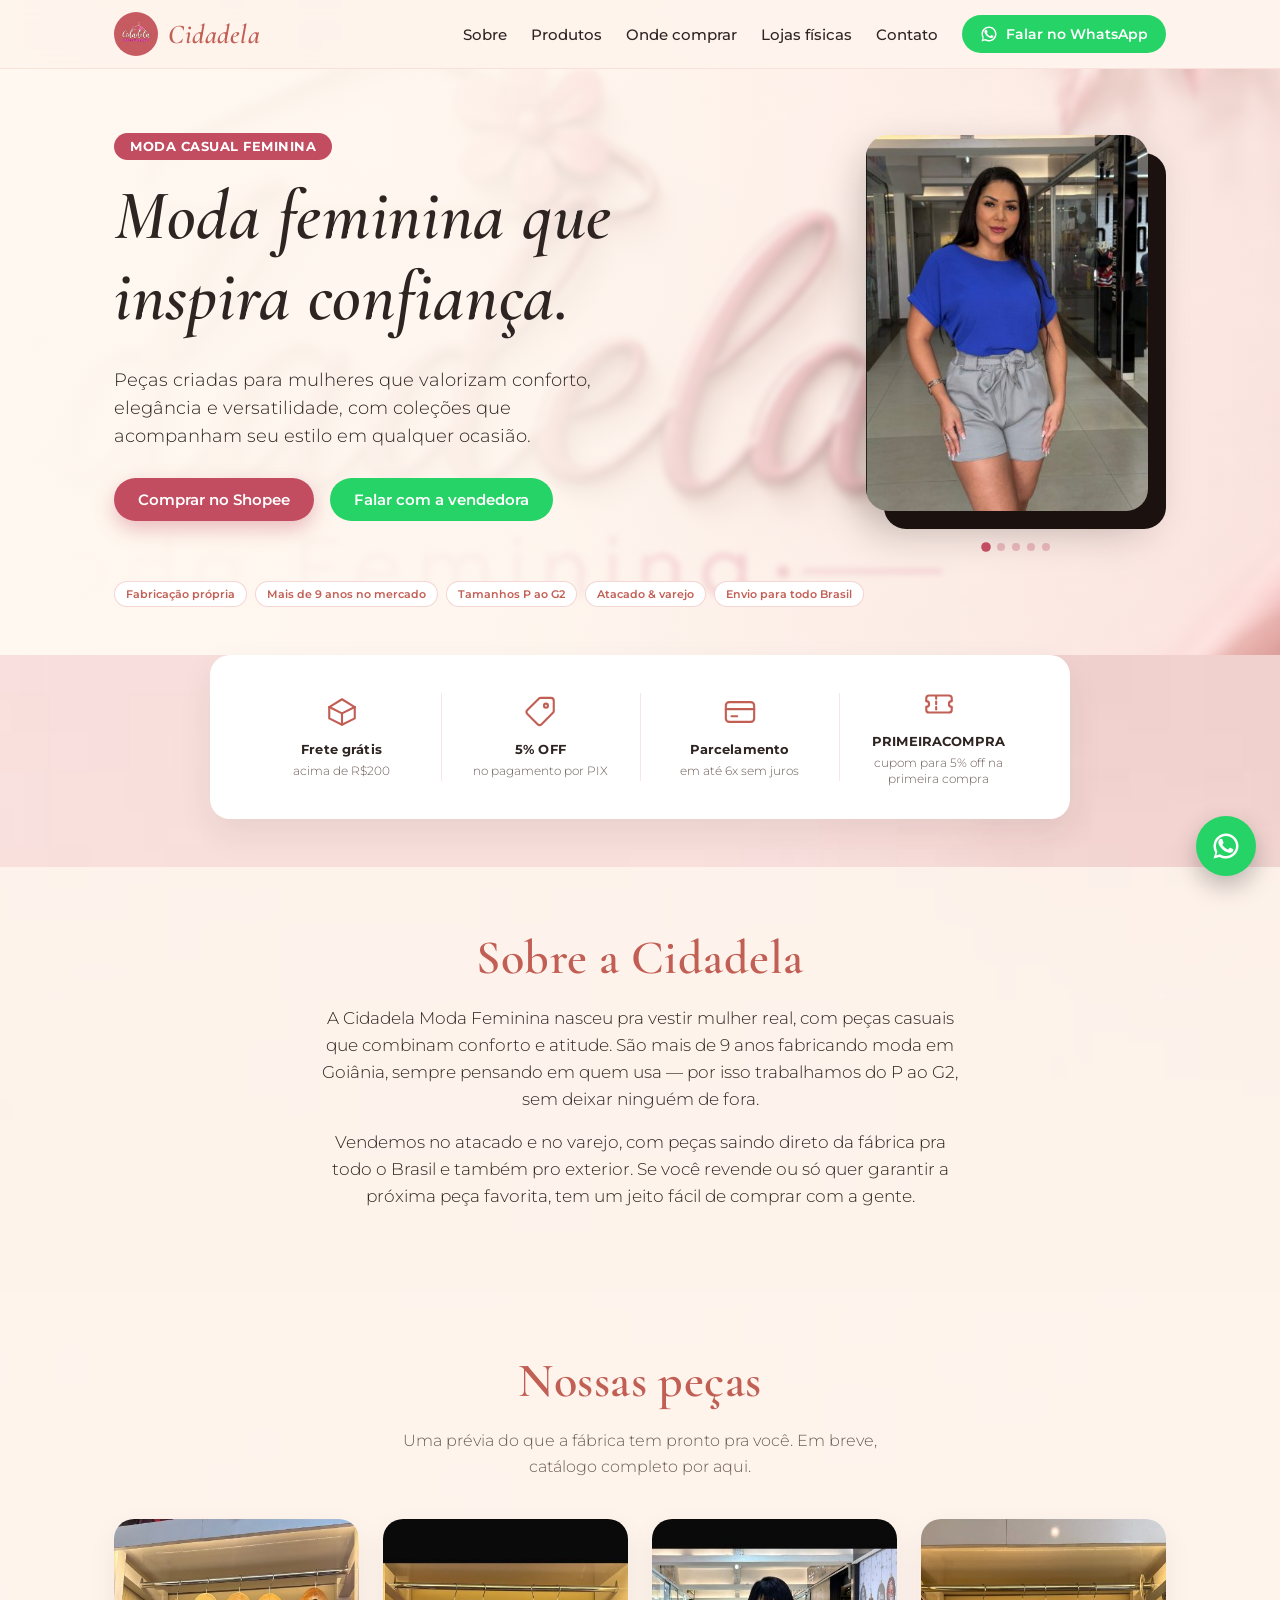
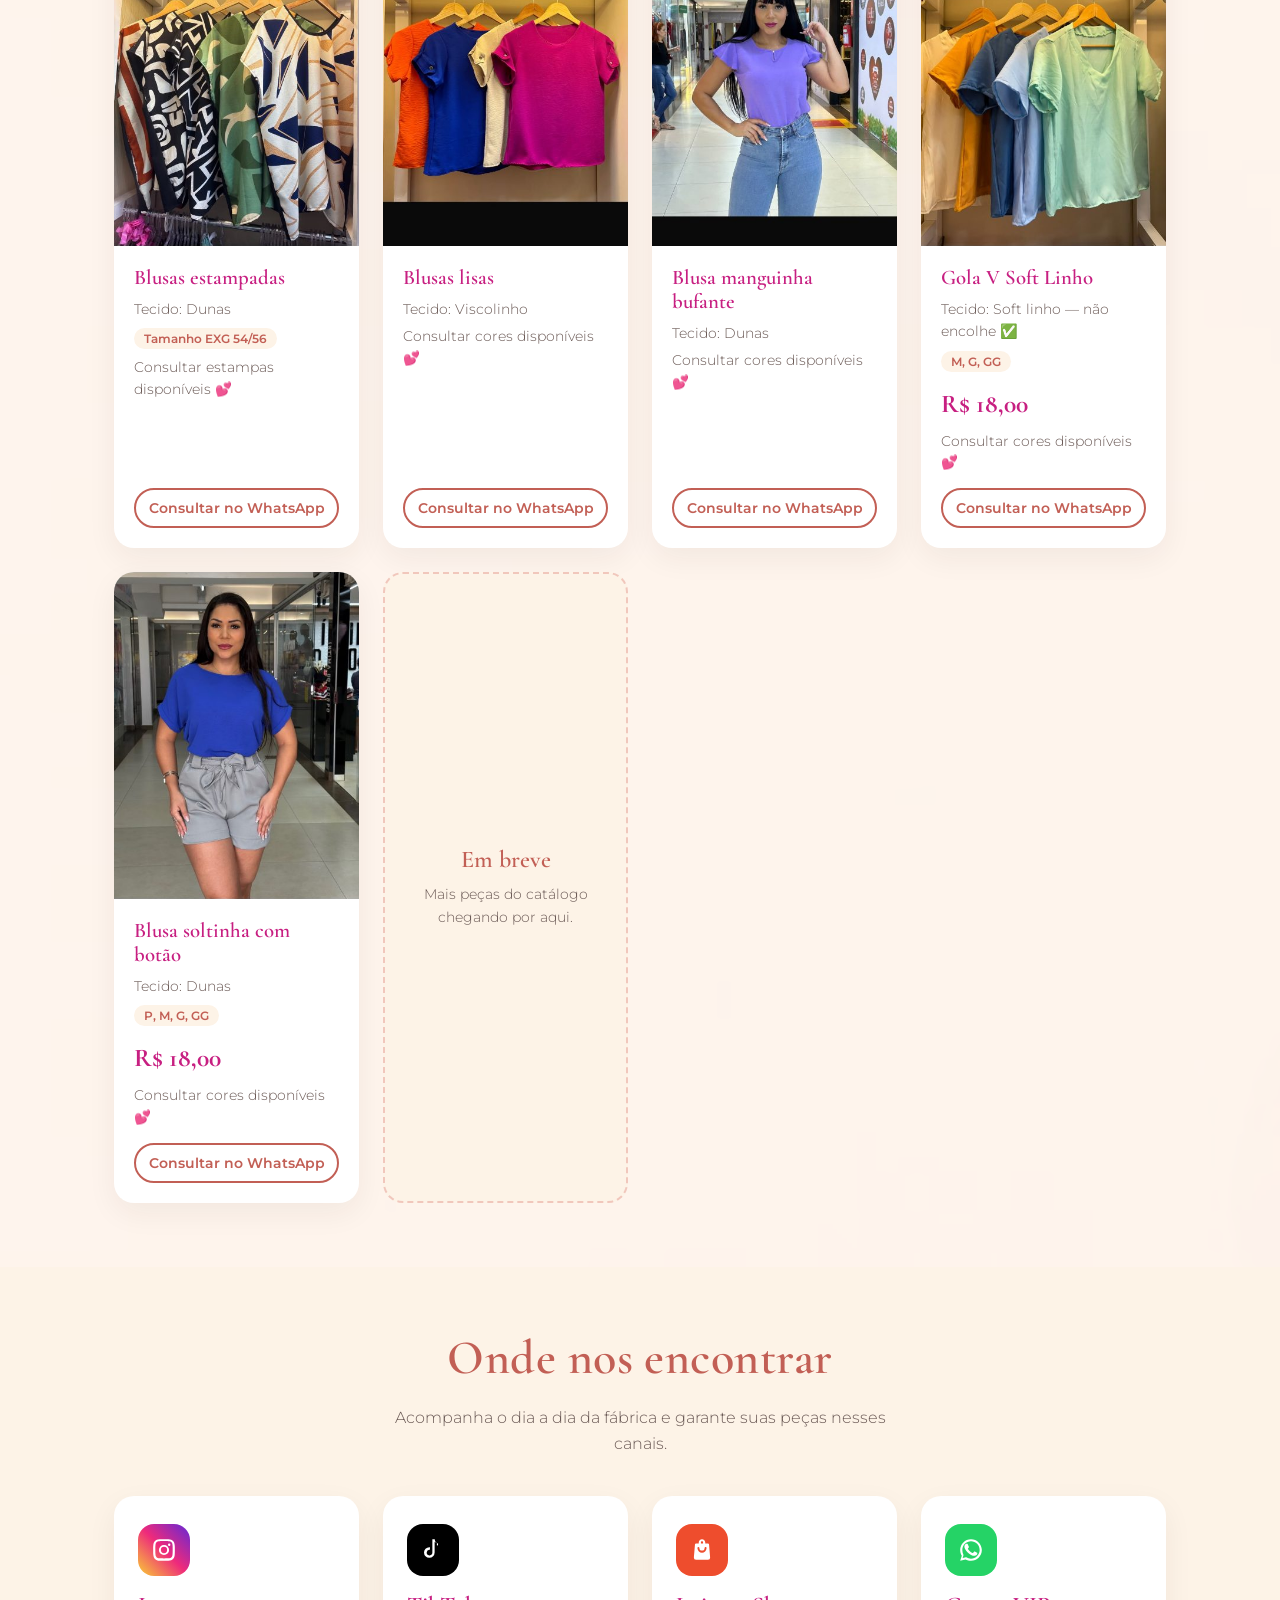
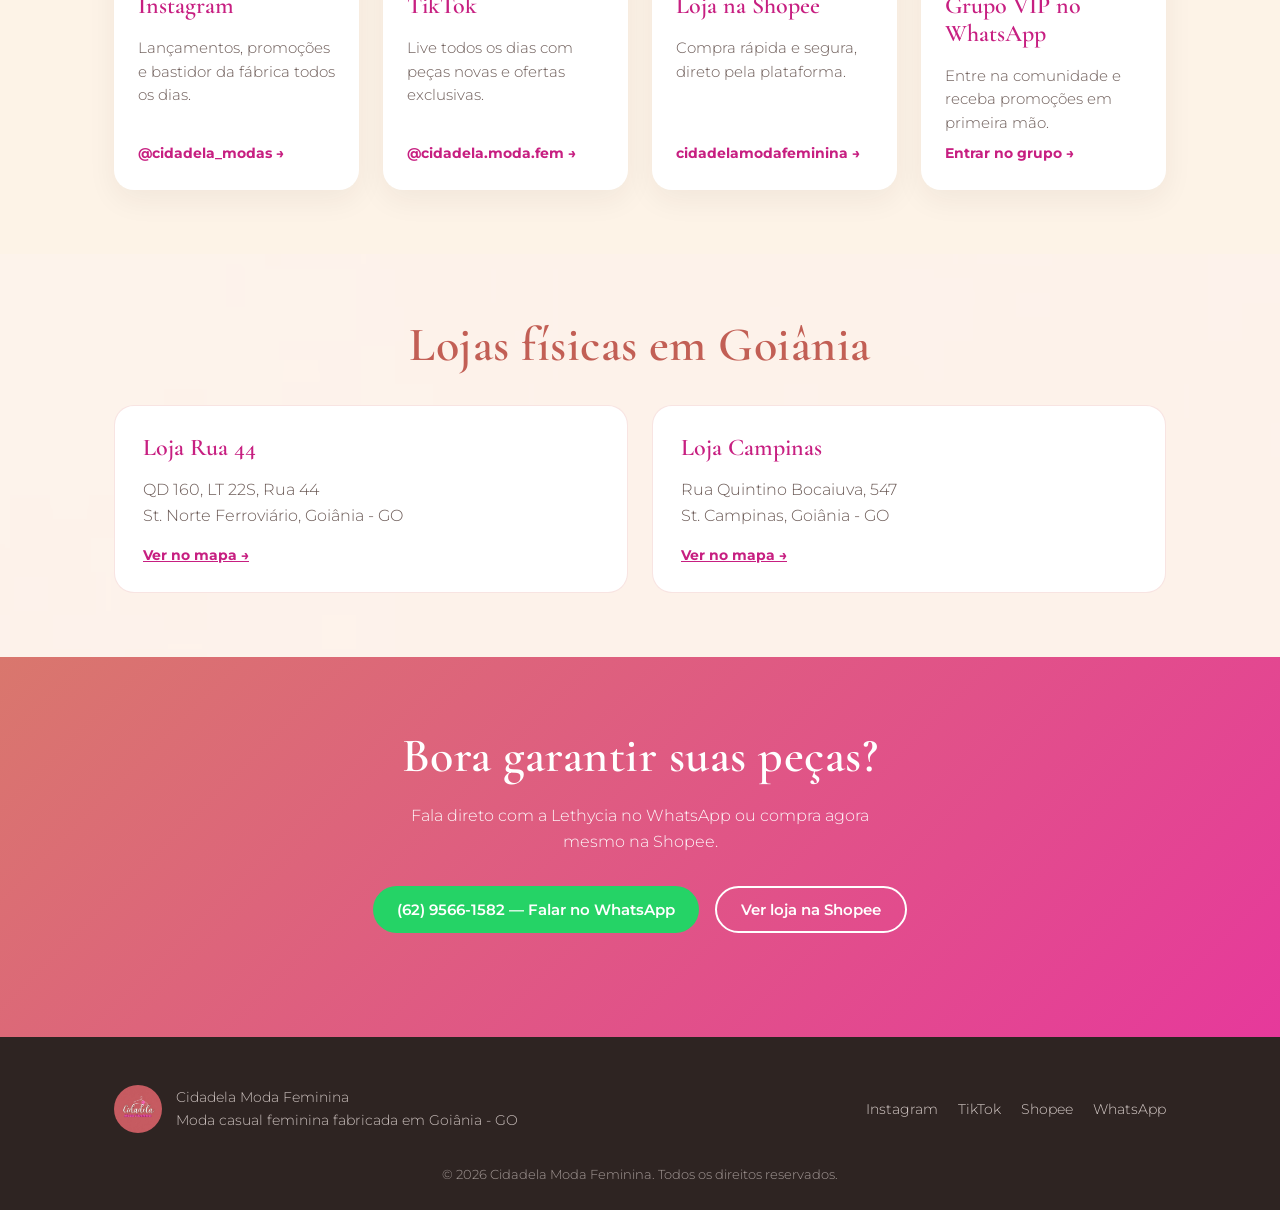
<file: index.html>
<!DOCTYPE html>
<html lang="pt-BR">
<head>
<meta charset="UTF-8">
<meta name="viewport" content="width=device-width, initial-scale=1.0">
<title>Cidadela Moda Feminina | Moda Casual Feminina em Goiânia</title>
<meta name="description" content="Cidadela Moda Feminina — moda casual com mais de 9 anos de fabricação. Tamanhos P ao G2, atacado e varejo, envio para todo o Brasil e exterior. Lojas em Goiânia-GO.">
<link rel="icon" href="assets/logo.jpg">
<link rel="preconnect" href="https://fonts.googleapis.com">
<link rel="preconnect" href="https://fonts.gstatic.com" crossorigin>
<link href="https://fonts.googleapis.com/css2?family=Cormorant+Garamond:ital,wght@0,500;0,600;0,700;1,600&family=Montserrat:wght@300;400;500;600;700&display=swap" rel="stylesheet">
<link rel="stylesheet" href="css/style.css">
</head>
<body>

<header class="site-header">
  <div class="container header-inner">
    <a href="#topo" class="brand">
      <img src="assets/logo.jpg" alt="Cidadela Moda Feminina" class="brand-logo">
      <span class="brand-name">Cidadela</span>
    </a>

    <nav class="nav" id="nav">
      <a href="#sobre">Sobre</a>
      <a href="#produtos">Produtos</a>
      <a href="#onde-comprar">Onde comprar</a>
      <a href="#lojas">Lojas físicas</a>
      <a href="#contato">Contato</a>
    </nav>

    <a class="btn btn-whatsapp header-cta" href="https://wa.me/message/KGD7R2L3TGZCN1" target="_blank" rel="noopener">
      <svg viewBox="0 0 24 24" class="icon"><path d="M17.5 14.4c-.3-.1-1.7-.9-2-1-.3-.1-.5-.1-.7.1-.2.3-.8 1-.9 1.1-.2.2-.3.2-.6.1-.3-.1-1.3-.5-2.4-1.5-.9-.8-1.5-1.8-1.7-2.1-.2-.3 0-.5.1-.6.1-.1.3-.3.4-.5.1-.1.2-.3.3-.4.1-.2 0-.3 0-.5s-.7-1.7-1-2.3c-.2-.6-.5-.5-.7-.5h-.6c-.2 0-.5.1-.8.4-.3.3-1 1-1 2.4s1.1 2.8 1.2 3c.1.2 2.1 3.2 5 4.5.7.3 1.3.5 1.7.6.7.2 1.4.2 1.9.1.6-.1 1.7-.7 2-1.4.2-.7.2-1.2.1-1.4-.1-.1-.3-.2-.6-.3z"/><path d="M12 2C6.5 2 2 6.5 2 12c0 1.9.5 3.7 1.5 5.3L2 22l4.9-1.3C8.4 21.5 10.2 22 12 22c5.5 0 10-4.5 10-10S17.5 2 12 2zm0 18c-1.6 0-3.1-.4-4.4-1.2l-.3-.2-3 .8.8-2.9-.2-.3C4.4 15 4 13.6 4 12c0-4.4 3.6-8 8-8s8 3.6 8 8-3.6 8-8 8z"/></svg>
      Falar no WhatsApp
    </a>

    <button class="nav-toggle" id="navToggle" aria-label="Abrir menu">☰</button>
  </div>
</header>

<main>

  <section class="hero" id="topo">
    <div class="container">
      <div class="hero-inner">
        <div class="hero-text">
          <span class="eyebrow">Moda Casual Feminina</span>
          <h1>Moda feminina que inspira confiança.</h1>
          <p class="hero-sub">
            Peças criadas para mulheres que valorizam conforto, elegância e
            versatilidade, com coleções que acompanham seu estilo em
            qualquer ocasião.
          </p>
          <div class="hero-actions">
            <a class="btn btn-primary" href="https://shopee.com.br/cidadelamodafeminina" target="_blank" rel="noopener">Comprar no Shopee</a>
            <a class="btn btn-whatsapp" href="https://wa.me/message/KGD7R2L3TGZCN1" target="_blank" rel="noopener">Falar com a vendedora</a>
          </div>
        </div>

        <div class="hero-media">
          <div class="hero-carousel" id="heroCarousel">
            <div class="hero-carousel-stack">
              <div class="hero-carousel-frame">
                <img src="assets/carrossel-hero/look-1.jpg" alt="Cliente Cidadela usando blusa regata azul-marinho com short branco" class="hero-carousel-slide active">
                <img src="assets/carrossel-hero/look-2.jpg" alt="Cliente Cidadela usando blusa regata verde com short bege" class="hero-carousel-slide">
                <img src="assets/carrossel-hero/look-3.jpg" alt="Cliente Cidadela usando blusa azul bic com short cinza" class="hero-carousel-slide">
                <img src="assets/carrossel-hero/look-4.jpg" alt="Cliente Cidadela usando blusa azul bic manga curta com short cinza" class="hero-carousel-slide">
                <img src="assets/carrossel-hero/look-5.jpg" alt="Cliente Cidadela usando blusa rosa com short terracota" class="hero-carousel-slide">
              </div>
            </div>
            <div class="hero-carousel-dots">
              <button type="button" class="active" aria-label="Ver look 1"></button>
              <button type="button" aria-label="Ver look 2"></button>
              <button type="button" aria-label="Ver look 3"></button>
              <button type="button" aria-label="Ver look 4"></button>
              <button type="button" aria-label="Ver look 5"></button>
            </div>
          </div>
        </div>
      </div>
      <div class="hero-badges">
        <span>Fabricação própria</span>
        <span>Mais de 9 anos no mercado</span>
        <span>Tamanhos P ao G2</span>
        <span>Atacado &amp; varejo</span>
        <span>Envio para todo Brasil</span>
      </div>
    </div>
  </section>

  <section class="beneficios">
    <div class="container">
      <div class="beneficios-bar">

        <div class="beneficio-item">
          <div class="beneficio-icon">
            <svg viewBox="0 0 24 24" fill="none" stroke="currentColor" stroke-width="1.5" stroke-linecap="round" stroke-linejoin="round"><path d="M21 8.5L12 3 3 8.5"/><path d="M3 8.5v8L12 21l9-4.5v-8"/><path d="M3 8.5L12 13l9-4.5"/><path d="M12 13v8"/></svg>
          </div>
          <h4>Frete grátis</h4>
          <p>acima de R$200</p>
        </div>

        <div class="beneficio-item">
          <div class="beneficio-icon">
            <svg viewBox="0 0 24 24" fill="none" stroke="currentColor" stroke-width="1.5" stroke-linecap="round" stroke-linejoin="round"><path d="M20.6 12.4L12.4 20.6a2 2 0 01-2.8 0l-7.2-7.2a2 2 0 010-2.8l8.2-8.2A2 2 0 0112 2H19a2 2 0 012 2v7a2 2 0 01-.4 1.4z"/><circle cx="15.5" cy="7.5" r="1.4"/></svg>
          </div>
          <h4>5% OFF</h4>
          <p>no pagamento por PIX</p>
        </div>

        <div class="beneficio-item">
          <div class="beneficio-icon">
            <svg viewBox="0 0 24 24" fill="none" stroke="currentColor" stroke-width="1.5" stroke-linecap="round" stroke-linejoin="round"><rect x="2" y="5" width="20" height="14" rx="2.5"/><path d="M2 10h20"/><path d="M6 15h4"/></svg>
          </div>
          <h4>Parcelamento</h4>
          <p>em até 6x sem juros</p>
        </div>

        <div class="beneficio-item">
          <div class="beneficio-icon">
            <svg viewBox="0 0 24 24" fill="none" stroke="currentColor" stroke-width="1.5" stroke-linecap="round" stroke-linejoin="round"><path d="M3 8a2 2 0 012-2h14a2 2 0 012 2v2a2 2 0 000 4v2a2 2 0 01-2 2H5a2 2 0 01-2-2v-2a2 2 0 000-4V8z"/><path d="M10 6.5v11" stroke-dasharray="1.8 2"/></svg>
          </div>
          <h4>PRIMEIRACOMPRA</h4>
          <p>cupom para 5% off na primeira compra</p>
        </div>

      </div>
    </div>
  </section>

  <section class="sobre" id="sobre">
    <div class="container">
      <h2>Sobre a Cidadela</h2>
      <p>
        A Cidadela Moda Feminina nasceu pra vestir mulher real, com peças
        casuais que combinam conforto e atitude. São mais de 9 anos
        fabricando moda em Goiânia, sempre pensando em quem usa —
        por isso trabalhamos do P ao G2, sem deixar ninguém de fora.
      </p>
      <p>
        Vendemos no atacado e no varejo, com peças saindo direto da
        fábrica pra todo o Brasil e também pro exterior. Se você
        revende ou só quer garantir a próxima peça favorita, tem um
        jeito fácil de comprar com a gente.
      </p>
    </div>
  </section>

  <section class="produtos" id="produtos">
    <div class="container">
      <h2>Nossas peças</h2>
      <p class="section-sub">Uma prévia do que a fábrica tem pronto pra você. Em breve, catálogo completo por aqui.</p>

      <div class="produtos-grid">

        <div class="produto-card">
          <div class="produto-img">
            <img src="assets/produtos/produto-1.jpg" alt="Blusas estampadas tecido Dunas, tamanho EXG 54/56">
          </div>
          <div class="produto-info">
            <h3>Blusas estampadas</h3>
            <p class="produto-tecido">Tecido: Dunas</p>
            <span class="produto-tag">Tamanho EXG 54/56</span>
            <p class="produto-obs">Consultar estampas disponíveis 💕</p>
            <a class="btn btn-outline produto-cta" href="https://wa.me/message/KGD7R2L3TGZCN1" target="_blank" rel="noopener">Consultar no WhatsApp</a>
          </div>
        </div>

        <div class="produto-card">
          <div class="produto-img">
            <img src="assets/produtos/produto-2.jpg" alt="Blusas lisas tecido Viscolinho em várias cores">
          </div>
          <div class="produto-info">
            <h3>Blusas lisas</h3>
            <p class="produto-tecido">Tecido: Viscolinho</p>
            <p class="produto-obs">Consultar cores disponíveis 💕</p>
            <a class="btn btn-outline produto-cta" href="https://wa.me/message/KGD7R2L3TGZCN1" target="_blank" rel="noopener">Consultar no WhatsApp</a>
          </div>
        </div>

        <div class="produto-card">
          <div class="produto-img">
            <img src="assets/produtos/produto-3.jpg" alt="Blusa manguinha bufante, tecido Dunas">
          </div>
          <div class="produto-info">
            <h3>Blusa manguinha bufante</h3>
            <p class="produto-tecido">Tecido: Dunas</p>
            <p class="produto-obs">Consultar cores disponíveis 💕</p>
            <a class="btn btn-outline produto-cta" href="https://wa.me/message/KGD7R2L3TGZCN1" target="_blank" rel="noopener">Consultar no WhatsApp</a>
          </div>
        </div>

        <div class="produto-card">
          <div class="produto-img">
            <img src="assets/produtos/produto-4.jpg" alt="Blusa gola V tecido Soft Linho, tamanhos M, G, GG">
          </div>
          <div class="produto-info">
            <h3>Gola V Soft Linho</h3>
            <p class="produto-tecido">Tecido: Soft linho — não encolhe ✅</p>
            <span class="produto-tag">M, G, GG</span>
            <p class="produto-preco">R$ 18,00</p>
            <p class="produto-obs">Consultar cores disponíveis 💕</p>
            <a class="btn btn-outline produto-cta" href="https://wa.me/message/KGD7R2L3TGZCN1" target="_blank" rel="noopener">Consultar no WhatsApp</a>
          </div>
        </div>

        <div class="produto-card">
          <div class="produto-img">
            <img src="assets/produtos/produto-5.jpg" alt="Blusa soltinha manga curta com botão, tamanhos P, M, G, GG">
          </div>
          <div class="produto-info">
            <h3>Blusa soltinha com botão</h3>
            <p class="produto-tecido">Tecido: Dunas</p>
            <span class="produto-tag">P, M, G, GG</span>
            <p class="produto-preco">R$ 18,00</p>
            <p class="produto-obs">Consultar cores disponíveis 💕</p>
            <a class="btn btn-outline produto-cta" href="https://wa.me/message/KGD7R2L3TGZCN1" target="_blank" rel="noopener">Consultar no WhatsApp</a>
          </div>
        </div>

        <div class="produto-card produto-card--em-breve">
          <div class="produto-em-breve-inner">
            <h3>Em breve</h3>
            <p>Mais peças do catálogo chegando por aqui.</p>
          </div>
        </div>

      </div>
    </div>
  </section>

  <section class="onde-comprar" id="onde-comprar">
    <div class="container">
      <h2>Onde nos encontrar</h2>
      <p class="section-sub">Acompanha o dia a dia da fábrica e garante suas peças nesses canais.</p>

      <div class="cards-grid">

        <a class="card" href="https://www.instagram.com/cidadela_modas/" target="_blank" rel="noopener">
          <div class="card-icon ig">
            <svg viewBox="0 0 24 24"><path d="M12 2c2.7 0 3.1 0 4.1.1 1.1 0 1.8.2 2.5.5.7.3 1.2.6 1.7 1.1.5.5.9 1 1.1 1.7.2.6.4 1.4.5 2.5.1 1 .1 1.4.1 4.1s0 3.1-.1 4.1c0 1.1-.2 1.8-.5 2.5-.3.7-.6 1.2-1.1 1.7-.5.5-1 .9-1.7 1.1-.6.2-1.4.4-2.5.5-1 .1-1.4.1-4.1.1s-3.1 0-4.1-.1c-1.1 0-1.8-.2-2.5-.5-.7-.3-1.2-.6-1.7-1.1-.5-.5-.9-1-1.1-1.7-.2-.6-.4-1.4-.5-2.5C2 15.1 2 14.7 2 12s0-3.1.1-4.1c0-1.1.2-1.8.5-2.5.3-.7.6-1.2 1.1-1.7.5-.5 1-.9 1.7-1.1.6-.2 1.4-.4 2.5-.5C8.9 2 9.3 2 12 2zm0 1.8c-2.6 0-2.9 0-4 .1-.9 0-1.4.2-1.8.3-.4.2-.7.4-1.1.7-.3.3-.5.6-.7 1.1-.1.3-.3.9-.3 1.8-.1 1-.1 1.4-.1 4s0 2.9.1 4c0 .9.2 1.4.3 1.8.2.4.4.7.7 1.1.3.3.6.5 1.1.7.3.1.9.3 1.8.3 1 .1 1.4.1 4 .1s2.9 0 4-.1c.9 0 1.4-.2 1.8-.3.4-.2.7-.4 1.1-.7.3-.3.5-.6.7-1.1.1-.3.3-.9.3-1.8.1-1 .1-1.4.1-4s0-2.9-.1-4c0-.9-.2-1.4-.3-1.8-.2-.4-.4-.7-.7-1.1-.3-.3-.6-.5-1.1-.7-.3-.1-.9-.3-1.8-.3-1-.1-1.4-.1-4-.1zm0 3.5a4.7 4.7 0 110 9.4 4.7 4.7 0 010-9.4zm0 1.8a2.9 2.9 0 100 5.8 2.9 2.9 0 000-5.8zm5.9-2a1.1 1.1 0 11-2.2 0 1.1 1.1 0 012.2 0z"/></svg>
          </div>
          <h3>Instagram</h3>
          <p>Lançamentos, promoções e bastidor da fábrica todos os dias.</p>
          <span class="card-link">@cidadela_modas →</span>
        </a>

        <a class="card" href="https://www.tiktok.com/@cidadela.moda.fem" target="_blank" rel="noopener">
          <div class="card-icon tt">
            <svg viewBox="0 0 24 24"><path d="M16.6 5.8a4.3 4.3 0 01-3.1-1.4v9.9a4.9 4.9 0 11-4.9-4.9c.2 0 .4 0 .6.1v2.3a2.6 2.6 0 102.2 2.6V2h2.2a4.3 4.3 0 003 3.9v1.9a6.5 6.5 0 01-1-.1v-1.9z"/></svg>
          </div>
          <h3>TikTok</h3>
          <p>Live todos os dias com peças novas e ofertas exclusivas.</p>
          <span class="card-link">@cidadela.moda.fem →</span>
        </a>

        <a class="card" href="https://shopee.com.br/cidadelamodafeminina" target="_blank" rel="noopener">
          <div class="card-icon shopee">
            <svg viewBox="0 0 24 24"><path d="M12 2c1.7 0 3 1.3 3 3v1h2.5a1 1 0 011 .9l1 12a2 2 0 01-2 2.1H6.5a2 2 0 01-2-2.1l1-12a1 1 0 011-.9H9V5c0-1.7 1.3-3 3-3zm0 2c-.6 0-1 .4-1 1v1h2V5c0-.6-.4-1-1-1zm-3.3 5.3a.9.9 0 00-.9 1c.2 2.4 2 4.2 4.2 4.2s4-1.8 4.2-4.2a.9.9 0 00-1.8-.2 2.4 2.4 0 01-4.8 0 .9.9 0 00-.9-.8z"/></svg>
          </div>
          <h3>Loja na Shopee</h3>
          <p>Compra rápida e segura, direto pela plataforma.</p>
          <span class="card-link">cidadelamodafeminina →</span>
        </a>

        <a class="card" href="https://chat.whatsapp.com/IP3tio9bbQS1uq82kIvzoi" target="_blank" rel="noopener">
          <div class="card-icon wa">
            <svg viewBox="0 0 24 24"><path d="M17.5 14.4c-.3-.1-1.7-.9-2-1-.3-.1-.5-.1-.7.1-.2.3-.8 1-.9 1.1-.2.2-.3.2-.6.1-.3-.1-1.3-.5-2.4-1.5-.9-.8-1.5-1.8-1.7-2.1-.2-.3 0-.5.1-.6.1-.1.3-.3.4-.5.1-.1.2-.3.3-.4.1-.2 0-.3 0-.5s-.7-1.7-1-2.3c-.2-.6-.5-.5-.7-.5h-.6c-.2 0-.5.1-.8.4-.3.3-1 1-1 2.4s1.1 2.8 1.2 3c.1.2 2.1 3.2 5 4.5.7.3 1.3.5 1.7.6.7.2 1.4.2 1.9.1.6-.1 1.7-.7 2-1.4.2-.7.2-1.2.1-1.4-.1-.1-.3-.2-.6-.3z"/><path d="M12 2C6.5 2 2 6.5 2 12c0 1.9.5 3.7 1.5 5.3L2 22l4.9-1.3C8.4 21.5 10.2 22 12 22c5.5 0 10-4.5 10-10S17.5 2 12 2zm0 18c-1.6 0-3.1-.4-4.4-1.2l-.3-.2-3 .8.8-2.9-.2-.3C4.4 15 4 13.6 4 12c0-4.4 3.6-8 8-8s8 3.6 8 8-3.6 8-8 8z"/></svg>
          </div>
          <h3>Grupo VIP no WhatsApp</h3>
          <p>Entre na comunidade e receba promoções em primeira mão.</p>
          <span class="card-link">Entrar no grupo →</span>
        </a>

      </div>
    </div>
  </section>

  <section class="lojas" id="lojas">
    <div class="container">
      <h2>Lojas físicas em Goiânia</h2>
      <div class="lojas-grid">
        <div class="loja-card">
          <h3>Loja Rua 44</h3>
          <p>QD 160, LT 22S, Rua 44<br>St. Norte Ferroviário, Goiânia - GO</p>
          <a href="https://www.google.com/maps/search/?api=1&query=QD+160%2C+LT+22S%2C+Rua+44%2C+St+Norte+Ferroviario%2C+Goiania+GO" target="_blank" rel="noopener" class="card-link">Ver no mapa →</a>
        </div>
        <div class="loja-card">
          <h3>Loja Campinas</h3>
          <p>Rua Quintino Bocaiuva, 547<br>St. Campinas, Goiânia - GO</p>
          <a href="https://www.google.com/maps/search/?api=1&query=Rua+Quintino+Bocaiuva%2C+547%2C+St+Campinas%2C+Goiania+GO" target="_blank" rel="noopener" class="card-link">Ver no mapa →</a>
        </div>
      </div>
    </div>
  </section>

  <section class="cta-final" id="contato">
    <div class="container cta-final-inner">
      <h2>Bora garantir suas peças?</h2>
      <p>Fala direto com a Lethycia no WhatsApp ou compra agora mesmo na Shopee.</p>
      <div class="hero-actions center">
        <a class="btn btn-whatsapp" href="https://wa.me/message/KGD7R2L3TGZCN1" target="_blank" rel="noopener">(62) 9566-1582 — Falar no WhatsApp</a>
        <a class="btn btn-outline-light" href="https://shopee.com.br/cidadelamodafeminina" target="_blank" rel="noopener">Ver loja na Shopee</a>
      </div>
    </div>
  </section>

</main>

<footer class="site-footer">
  <div class="container footer-inner">
    <div class="footer-brand">
      <img src="assets/logo.jpg" alt="Cidadela Moda Feminina" class="footer-logo">
      <p>Cidadela Moda Feminina<br>Moda casual feminina fabricada em Goiânia - GO</p>
    </div>
    <div class="footer-links">
      <a href="https://www.instagram.com/cidadela_modas/" target="_blank" rel="noopener">Instagram</a>
      <a href="https://www.tiktok.com/@cidadela.moda.fem" target="_blank" rel="noopener">TikTok</a>
      <a href="https://shopee.com.br/cidadelamodafeminina" target="_blank" rel="noopener">Shopee</a>
      <a href="https://wa.me/message/KGD7R2L3TGZCN1" target="_blank" rel="noopener">WhatsApp</a>
    </div>
  </div>
  <p class="footer-copy">© <span id="year"></span> Cidadela Moda Feminina. Todos os direitos reservados.</p>
</footer>

<a class="whatsapp-float" href="https://wa.me/message/KGD7R2L3TGZCN1" target="_blank" rel="noopener" aria-label="Falar no WhatsApp">
  <svg viewBox="0 0 24 24"><path d="M17.5 14.4c-.3-.1-1.7-.9-2-1-.3-.1-.5-.1-.7.1-.2.3-.8 1-.9 1.1-.2.2-.3.2-.6.1-.3-.1-1.3-.5-2.4-1.5-.9-.8-1.5-1.8-1.7-2.1-.2-.3 0-.5.1-.6.1-.1.3-.3.4-.5.1-.1.2-.3.3-.4.1-.2 0-.3 0-.5s-.7-1.7-1-2.3c-.2-.6-.5-.5-.7-.5h-.6c-.2 0-.5.1-.8.4-.3.3-1 1-1 2.4s1.1 2.8 1.2 3c.1.2 2.1 3.2 5 4.5.7.3 1.3.5 1.7.6.7.2 1.4.2 1.9.1.6-.1 1.7-.7 2-1.4.2-.7.2-1.2.1-1.4-.1-.1-.3-.2-.6-.3z"/><path d="M12 2C6.5 2 2 6.5 2 12c0 1.9.5 3.7 1.5 5.3L2 22l4.9-1.3C8.4 21.5 10.2 22 12 22c5.5 0 10-4.5 10-10S17.5 2 12 2zm0 18c-1.6 0-3.1-.4-4.4-1.2l-.3-.2-3 .8.8-2.9-.2-.3C4.4 15 4 13.6 4 12c0-4.4 3.6-8 8-8s8 3.6 8 8-3.6 8-8 8z"/></svg>
</a>

<script src="js/script.js"></script>
</body>
</html>
</file>
<file: css/style.css>
:root {
  --coral: #D9776D;
  --coral-dark: #C25F55;
  --magenta: #E6399B;
  --magenta-dark: #C71F81;
  --rose: #C24C60;
  --rose-dark: #A83C4E;
  --cream: #FFF8F0;
  --cream-deep: #FDF3E7;
  --ink: #2E2422;
  --shadow: rgba(217, 119, 109, 0.25);
}

* { box-sizing: border-box; }

html { scroll-behavior: smooth; }

body {
  margin: 0;
  font-family: 'Montserrat', sans-serif;
  font-weight: 300;
  color: var(--ink);
  background: var(--cream) url('../assets/fundo.jpg') no-repeat center top scroll;
  background-size: cover;
  overflow-x: hidden;
}

h1, h2, h3 {
  font-family: 'Cormorant Garamond', serif;
  font-weight: 600;
  letter-spacing: .01em;
  margin: 0 0 .4em;
  line-height: 1.15;
}

h1 { font-size: clamp(2.8rem, 5.5vw, 4.4rem); font-style: italic; font-weight: 600; }
h2 { font-size: clamp(2.2rem, 4vw, 3rem); color: var(--coral-dark); }
h3 { font-size: 1.5rem; font-weight: 600; color: var(--magenta-dark); letter-spacing: 0; }

p { line-height: 1.6; }

.container {
  max-width: 1100px;
  margin: 0 auto;
  padding: 0 24px;
}

/* Header */
.site-header {
  position: sticky;
  top: 0;
  z-index: 50;
  background: rgba(255, 248, 240, 0.9);
  backdrop-filter: blur(8px);
  border-bottom: 1px solid rgba(217, 119, 109, 0.15);
}

.header-inner {
  display: flex;
  align-items: center;
  gap: 24px;
  padding: 12px 24px;
}

.brand {
  display: flex;
  align-items: center;
  gap: 10px;
  text-decoration: none;
  color: var(--ink);
  margin-right: auto;
}

.brand-logo {
  width: 44px;
  height: 44px;
  border-radius: 50%;
  object-fit: cover;
}

.brand-name {
  font-family: 'Cormorant Garamond', serif;
  font-style: italic;
  font-weight: 600;
  font-size: 1.7rem;
  letter-spacing: .02em;
  color: var(--coral-dark);
}

.nav {
  display: flex;
  gap: 24px;
}

.nav a {
  text-decoration: none;
  color: var(--ink);
  font-weight: 500;
  font-size: .95rem;
}

.nav a:hover { color: var(--magenta); }

.nav-toggle {
  display: none;
  background: none;
  border: none;
  font-size: 1.4rem;
  cursor: pointer;
  color: var(--coral-dark);
}

/* Buttons */
.btn {
  display: inline-flex;
  align-items: center;
  gap: 8px;
  padding: 12px 24px;
  border-radius: 999px;
  text-decoration: none;
  font-weight: 600;
  font-size: .95rem;
  transition: transform .15s ease, box-shadow .15s ease;
  white-space: nowrap;
}

.btn:hover { transform: translateY(-2px); }

.btn .icon { width: 18px; height: 18px; fill: currentColor; }

.btn-primary {
  background: var(--rose);
  color: #fff;
  box-shadow: 0 8px 20px rgba(194, 76, 96, .35);
}

.btn-outline {
  background: transparent;
  border: 2px solid var(--coral-dark);
  color: var(--coral-dark);
}

.btn-outline-light {
  background: transparent;
  border: 2px solid #fff;
  color: #fff;
}

.btn-whatsapp {
  background: #25D366;
  color: #fff;
}

.header-cta { padding: 10px 18px; font-size: .85rem; }

/* Hero */
.hero {
  position: relative;
  padding: 64px 0 48px;
  overflow: hidden;
  isolation: isolate;
}

.hero::before {
  content: '';
  position: absolute;
  inset: -20px;
  z-index: -2;
  background-image: url('../assets/hero-banner.jpg');
  background-position: right center;
  background-size: 145%;
  background-repeat: no-repeat;
  filter: blur(3px);
}

.hero::after {
  content: '';
  position: absolute;
  inset: 0;
  z-index: -1;
  background: linear-gradient(90deg, var(--cream) 0%, rgba(255, 248, 240, .94) 40%, rgba(255, 248, 240, .68) 65%, rgba(255, 248, 240, .42) 100%);
}

.hero-inner {
  display: flex;
  align-items: center;
  gap: 48px;
  flex-wrap: wrap;
}

.hero-text { flex: 1 1 420px; max-width: 560px; }

.hero-media {
  flex: 0 1 300px;
  display: flex;
  justify-content: center;
  margin-left: auto;
}

.hero-carousel {
  width: min(300px, 78vw);
}

.hero-carousel-stack {
  position: relative;
  padding: 0 18px 18px 0;
}

.hero-carousel-stack::before {
  content: '';
  position: absolute;
  top: 18px;
  right: 0;
  bottom: 0;
  left: 18px;
  background: #1c1210;
  border-radius: 22px;
}

.hero-carousel-frame {
  position: relative;
  aspect-ratio: 3 / 4;
  border-radius: 22px;
  overflow: hidden;
  box-shadow: 0 18px 40px rgba(28, 18, 16, .28);
}

.hero-carousel-slide {
  position: absolute;
  inset: 0;
  width: 100%;
  height: 100%;
  object-fit: cover;
  opacity: 0;
  transition: opacity .8s ease;
}

.hero-carousel-slide.active { opacity: 1; }

.hero-carousel-dots {
  display: flex;
  gap: 7px;
  justify-content: center;
  margin-top: 14px;
}

.hero-carousel-dots button {
  width: 8px;
  height: 8px;
  padding: 0;
  border: none;
  border-radius: 50%;
  background: rgba(194, 76, 96, .3);
  cursor: pointer;
  transition: background .2s ease, transform .2s ease;
}

.hero-carousel-dots button.active {
  background: var(--rose);
  transform: scale(1.2);
}

.eyebrow {
  display: inline-block;
  background: var(--rose);
  color: #fff;
  padding: 6px 16px;
  border-radius: 999px;
  font-size: .8rem;
  font-weight: 700;
  letter-spacing: .04em;
  text-transform: uppercase;
  margin-bottom: 16px;
}

.hero-sub {
  font-size: 1.1rem;
  max-width: 480px;
  margin-bottom: 28px;
}

.hero-actions {
  display: flex;
  gap: 16px;
  flex-wrap: wrap;
  margin-bottom: 32px;
}

.hero-actions.center { justify-content: center; }

.hero-badges {
  display: flex;
  gap: 8px;
  flex-wrap: wrap;
  margin-top: 28px;
}

.hero-badges span {
  background: #fff;
  border: 1px solid rgba(217,119,109,.3);
  padding: 5px 11px;
  border-radius: 999px;
  font-size: .7rem;
  color: var(--coral-dark);
  font-weight: 600;
  white-space: nowrap;
}


/* Benefícios */
.beneficios {
  padding: 0 0 48px;
  position: relative;
  z-index: 1;
}

.beneficios-bar {
  background: #fff;
  border-radius: 20px;
  box-shadow: 0 14px 34px rgba(46, 36, 34, .08);
  display: grid;
  grid-template-columns: repeat(4, 1fr);
  align-items: center;
  padding: 32px;
  max-width: 860px;
  margin: 0 auto;
}

.beneficio-item {
  display: flex;
  flex-direction: column;
  align-items: center;
  justify-content: center;
  text-align: center;
  gap: 6px;
  padding: 0 16px;
  height: 100%;
  position: relative;
}

.beneficio-item + .beneficio-item::before {
  content: '';
  position: absolute;
  left: 0;
  top: 6px;
  bottom: 6px;
  width: 1px;
  background: rgba(217, 119, 109, .18);
}

.beneficio-icon {
  width: 34px;
  height: 34px;
  color: var(--coral-dark);
  margin-bottom: 6px;
}

.beneficio-icon svg { width: 100%; height: 100%; }

.beneficio-item h4 {
  font-family: 'Montserrat', sans-serif;
  font-size: .82rem;
  font-weight: 700;
  color: var(--ink);
  margin: 0;
  letter-spacing: .01em;
}

.beneficio-item p {
  font-size: .76rem;
  color: #6b5a56;
  margin: 0;
  line-height: 1.3;
}

@media (max-width: 780px) {
  .beneficios-bar {
    grid-template-columns: repeat(2, 1fr);
    row-gap: 28px;
  }

  .beneficio-item:nth-child(odd)::before { display: none; }
}

@media (max-width: 420px) {
  .beneficios-bar { grid-template-columns: 1fr; }
  .beneficio-item::before { display: none; }
}

/* Sobre */
.sobre {
  padding: 64px 0;
  text-align: center;
  background: rgba(255, 248, 240, .82);
}

.sobre p {
  max-width: 640px;
  margin: 0 auto 16px;
  font-size: 1.05rem;
}

/* Produtos */
.produtos {
  padding: 64px 0;
  background: rgba(255, 248, 240, .88);
}

.produtos h2 { text-align: center; }

.produtos-grid {
  display: grid;
  grid-template-columns: repeat(auto-fit, minmax(230px, 1fr));
  gap: 24px;
  margin-top: 40px;
}

.produto-card {
  background: #fff;
  border-radius: 20px;
  overflow: hidden;
  box-shadow: 0 10px 30px rgba(46, 36, 34, .06);
  display: flex;
  flex-direction: column;
  transition: transform .2s ease, box-shadow .2s ease;
}

.produto-card:hover {
  transform: translateY(-6px);
  box-shadow: 0 16px 36px var(--shadow);
}

.produto-img {
  aspect-ratio: 3 / 4;
  overflow: hidden;
  background: var(--cream-deep);
}

.produto-img img {
  width: 100%;
  height: 100%;
  object-fit: cover;
  display: block;
}

.produto-info {
  padding: 20px;
  display: flex;
  flex-direction: column;
  gap: 6px;
  flex: 1;
}

.produto-info h3 { font-size: 1.3rem; margin-bottom: 2px; }

.produto-tecido {
  font-size: .88rem;
  color: #6b5a56;
  margin: 0;
}

.produto-tag {
  display: inline-block;
  align-self: flex-start;
  background: var(--cream-deep);
  color: var(--coral-dark);
  font-size: .78rem;
  font-weight: 600;
  padding: 3px 10px;
  border-radius: 999px;
  margin: 2px 0;
}

.produto-preco {
  font-family: 'Cormorant Garamond', serif;
  font-size: 1.6rem;
  font-weight: 700;
  color: var(--magenta-dark);
  margin: 4px 0 0;
}

.produto-obs {
  font-size: .85rem;
  color: #6b5a56;
  margin: 0 0 8px;
}

.produto-cta {
  margin-top: auto;
  justify-content: center;
  padding: 10px 20px;
  font-size: .85rem;
}

.produto-card--em-breve {
  align-items: center;
  justify-content: center;
  text-align: center;
  background: var(--cream-deep);
  border: 2px dashed rgba(217, 119, 109, .35);
  box-shadow: none;
  min-height: 260px;
}

.produto-em-breve-inner { padding: 24px; }
.produto-em-breve-inner h3 { color: var(--coral-dark); }
.produto-em-breve-inner p { color: #6b5a56; font-size: .9rem; margin: 0; }

/* Onde comprar */
.onde-comprar {
  padding: 64px 0;
  background: var(--cream-deep);
}

.onde-comprar h2, .lojas h2 { text-align: center; }

.section-sub {
  text-align: center;
  max-width: 520px;
  margin: 0 auto 40px;
  color: #6b5a56;
}

.cards-grid {
  display: grid;
  grid-template-columns: repeat(auto-fit, minmax(230px, 1fr));
  gap: 24px;
}

.card {
  background: #fff;
  border-radius: 20px;
  padding: 28px 24px;
  text-decoration: none;
  color: var(--ink);
  box-shadow: 0 10px 30px rgba(46, 36, 34, .06);
  transition: transform .2s ease, box-shadow .2s ease;
  display: flex;
  flex-direction: column;
  gap: 8px;
}

.card:hover {
  transform: translateY(-6px);
  box-shadow: 0 16px 36px var(--shadow);
}

.card-icon {
  width: 52px;
  height: 52px;
  border-radius: 16px;
  display: flex;
  align-items: center;
  justify-content: center;
  margin-bottom: 8px;
}

.card-icon svg { width: 26px; height: 26px; fill: #fff; }

.card-icon.ig { background: linear-gradient(45deg, #f9ce34, #ee2a7b, #6228d7); }
.card-icon.tt { background: #000; }
.card-icon.shopee { background: #EE4D2D; }
.card-icon.wa { background: #25D366; }

.card p { font-size: .92rem; color: #6b5a56; margin: 0; }

.card-link {
  margin-top: auto;
  font-weight: 700;
  color: var(--magenta-dark);
  font-size: .9rem;
}

/* Lojas */
.lojas { padding: 64px 0; background: rgba(255, 248, 240, .82); }

.lojas-grid {
  display: grid;
  grid-template-columns: repeat(auto-fit, minmax(260px, 1fr));
  gap: 24px;
  margin-top: 32px;
}

.loja-card {
  background: #fff;
  border: 1px solid rgba(217,119,109,.2);
  border-radius: 20px;
  padding: 28px;
}

.loja-card p { color: #6b5a56; margin-bottom: 16px; }

/* CTA final */
.cta-final {
  padding: 72px 0;
  background: linear-gradient(135deg, var(--coral), var(--magenta));
  color: #fff;
  text-align: center;
}

.cta-final h2 { color: #fff; }
.cta-final p { max-width: 460px; margin: 0 auto 32px; opacity: .95; }

/* Footer */
.site-footer {
  background: var(--ink);
  color: #f4e9e6;
  padding: 48px 0 24px;
}

.footer-inner {
  display: flex;
  justify-content: space-between;
  align-items: center;
  flex-wrap: wrap;
  gap: 24px;
}

.footer-brand {
  display: flex;
  align-items: center;
  gap: 14px;
}

.footer-logo {
  width: 48px;
  height: 48px;
  border-radius: 50%;
  object-fit: cover;
}

.footer-brand p { margin: 0; font-size: .9rem; opacity: .8; }

.footer-links {
  display: flex;
  gap: 20px;
  flex-wrap: wrap;
}

.footer-links a {
  color: #f4e9e6;
  text-decoration: none;
  font-size: .9rem;
  opacity: .85;
}

.footer-links a:hover { opacity: 1; color: var(--magenta); }

.footer-copy {
  text-align: center;
  font-size: .8rem;
  opacity: .6;
  margin: 32px 0 0;
}

/* Floating WhatsApp */
.whatsapp-float {
  position: fixed;
  bottom: 24px;
  right: 24px;
  width: 60px;
  height: 60px;
  background: #25D366;
  border-radius: 50%;
  display: flex;
  align-items: center;
  justify-content: center;
  box-shadow: 0 10px 24px rgba(0,0,0,.25);
  z-index: 60;
}

.whatsapp-float svg { width: 30px; height: 30px; fill: #fff; }

/* Responsive */
@media (max-width: 780px) {
  .nav { display: none; }
  .nav-toggle { display: block; }
  .header-cta { display: none; }

  .hero::before {
    background-position: center 25%;
    background-size: 220%;
  }
  .hero::after {
    background: linear-gradient(180deg, var(--cream) 0%, rgba(255, 248, 240, .92) 45%, rgba(255, 248, 240, .92) 100%);
  }

  .nav.open {
    display: flex;
    flex-direction: column;
    position: absolute;
    top: 100%;
    left: 0;
    right: 0;
    background: var(--cream);
    padding: 16px 24px;
    gap: 16px;
    box-shadow: 0 10px 20px rgba(0,0,0,.08);
  }
}
</file>
